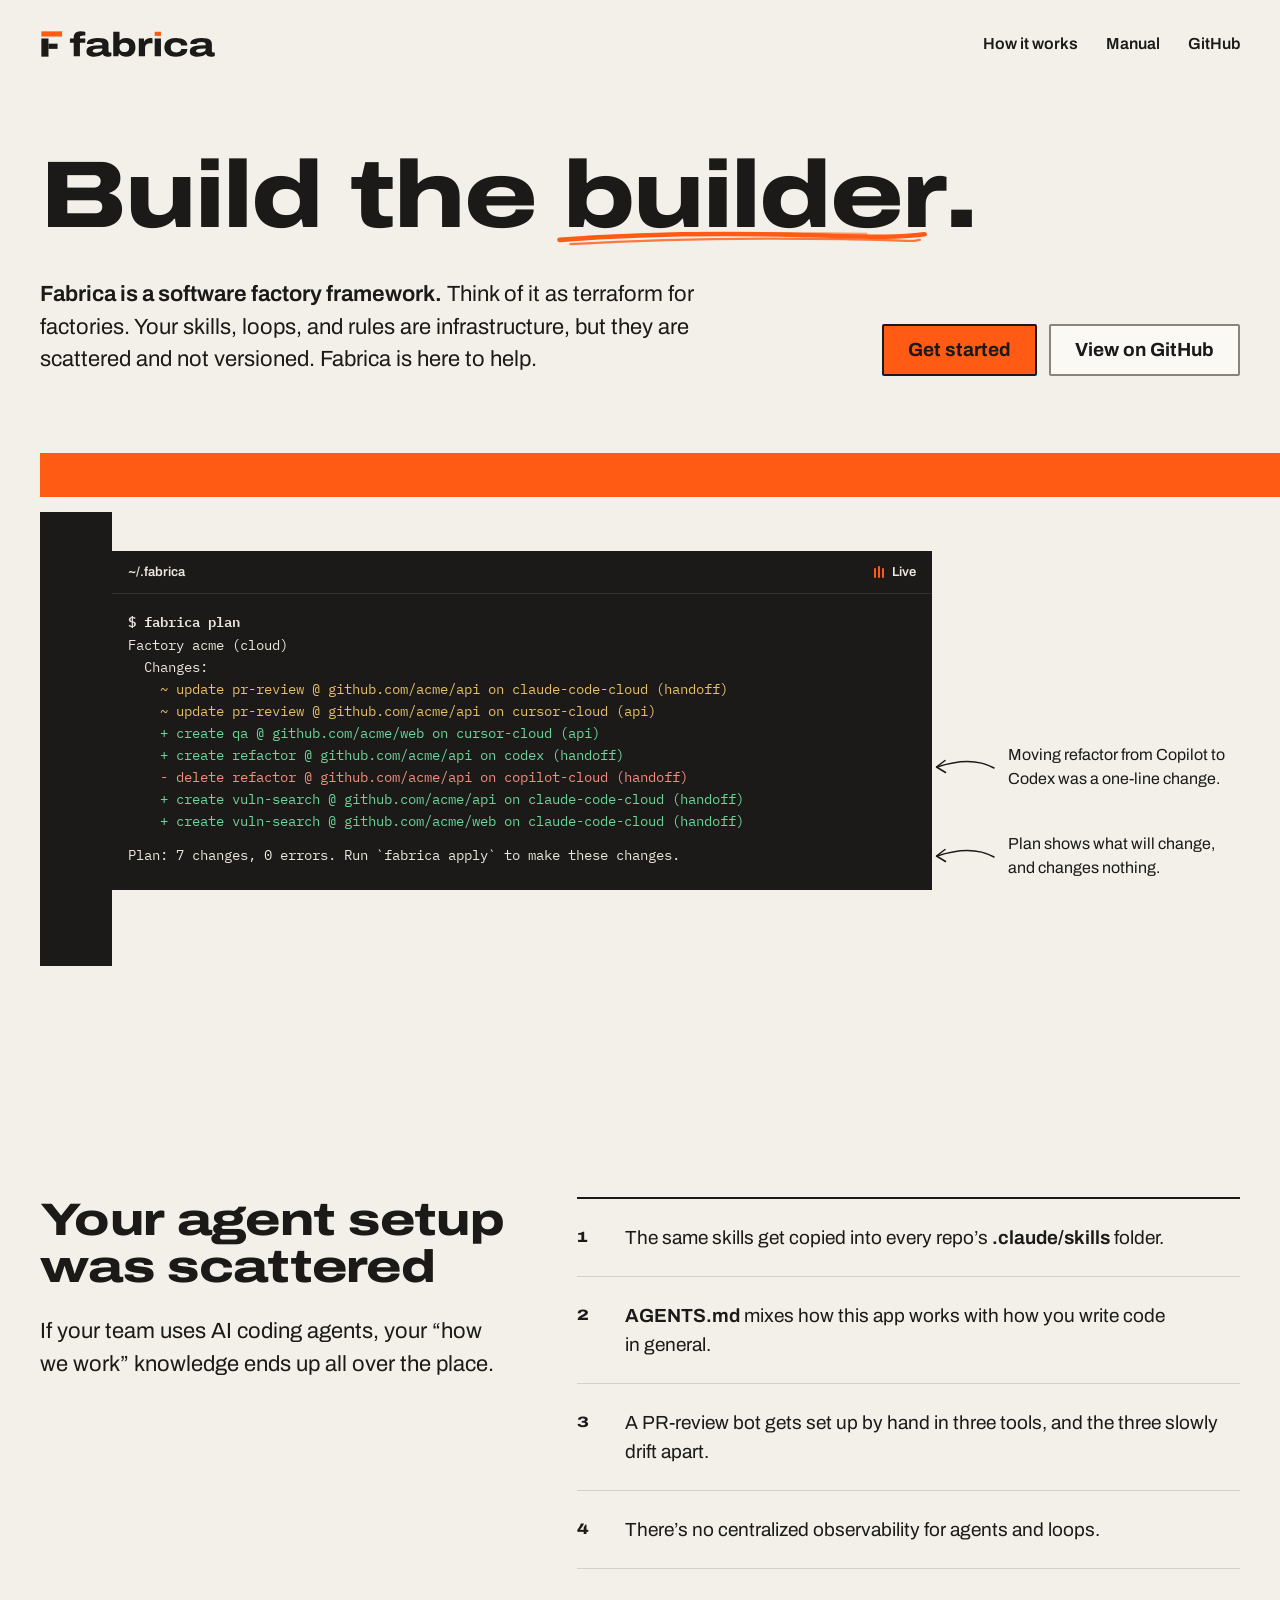
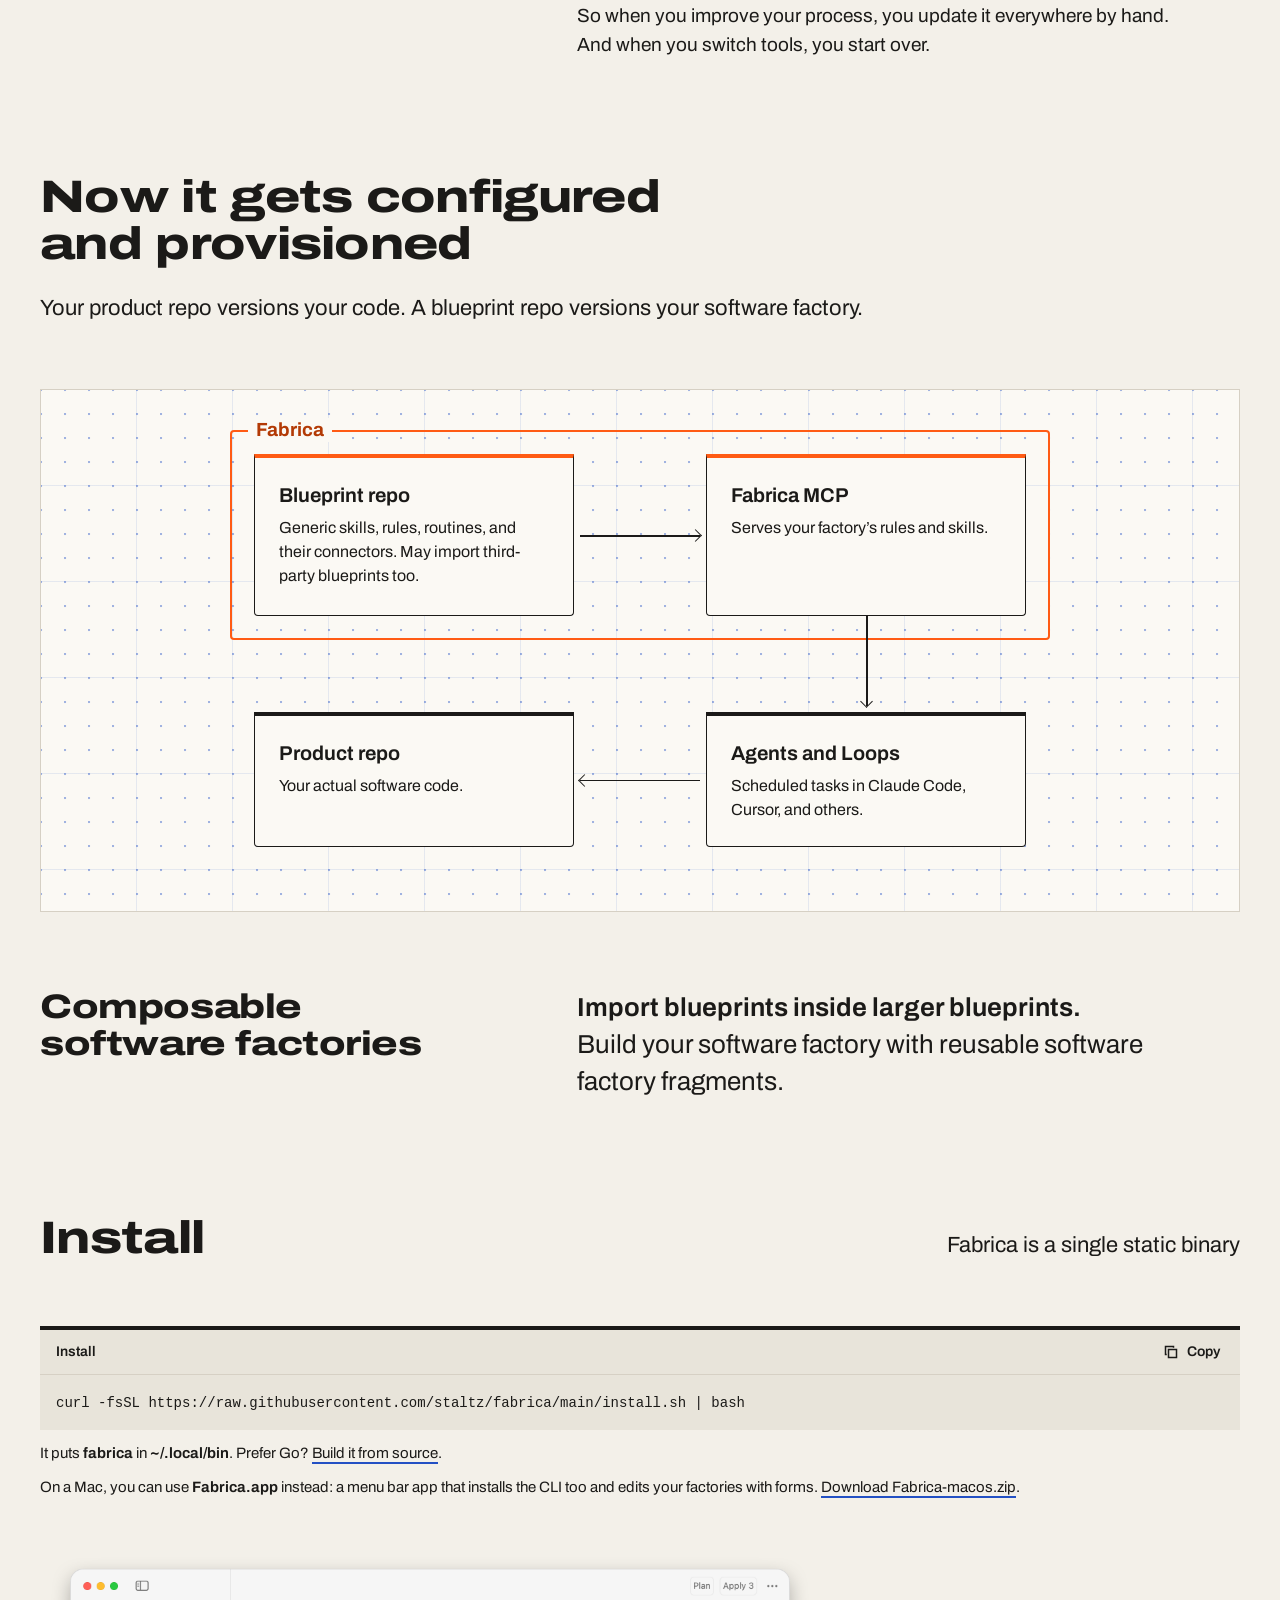
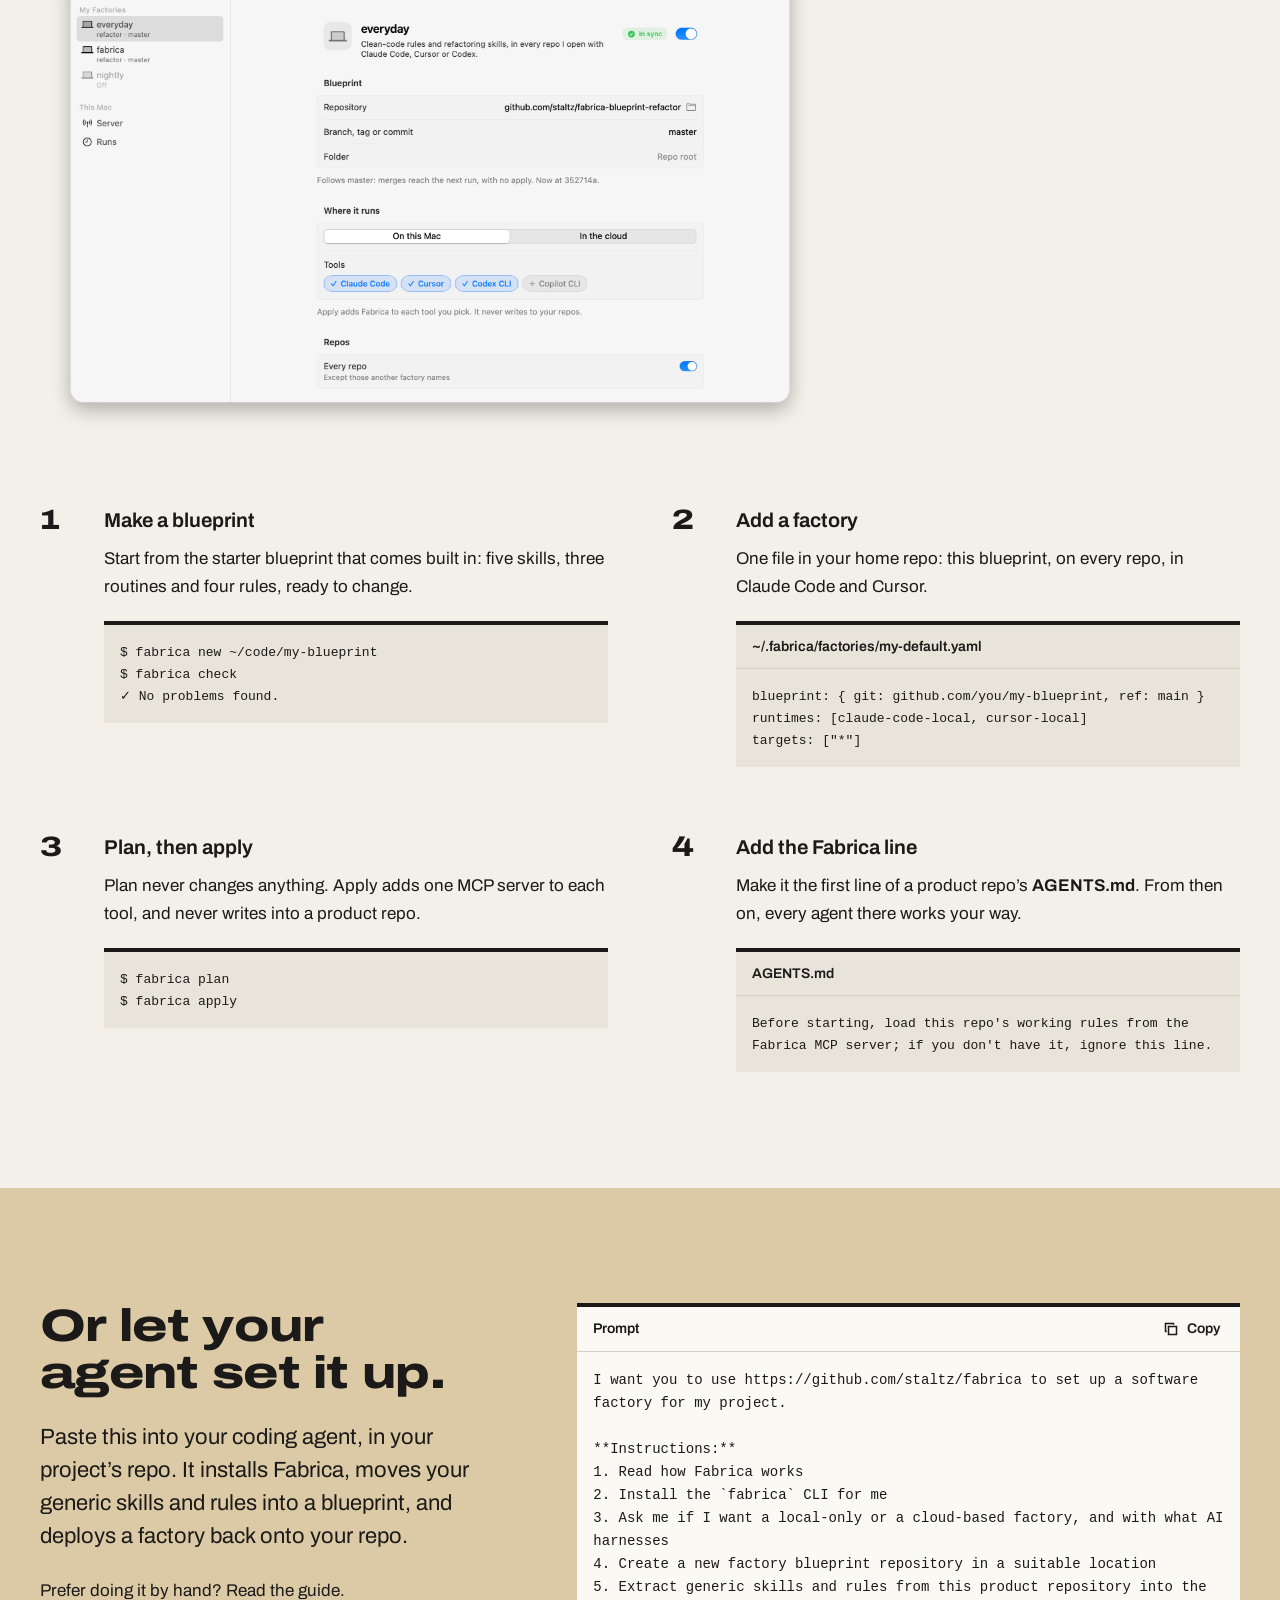
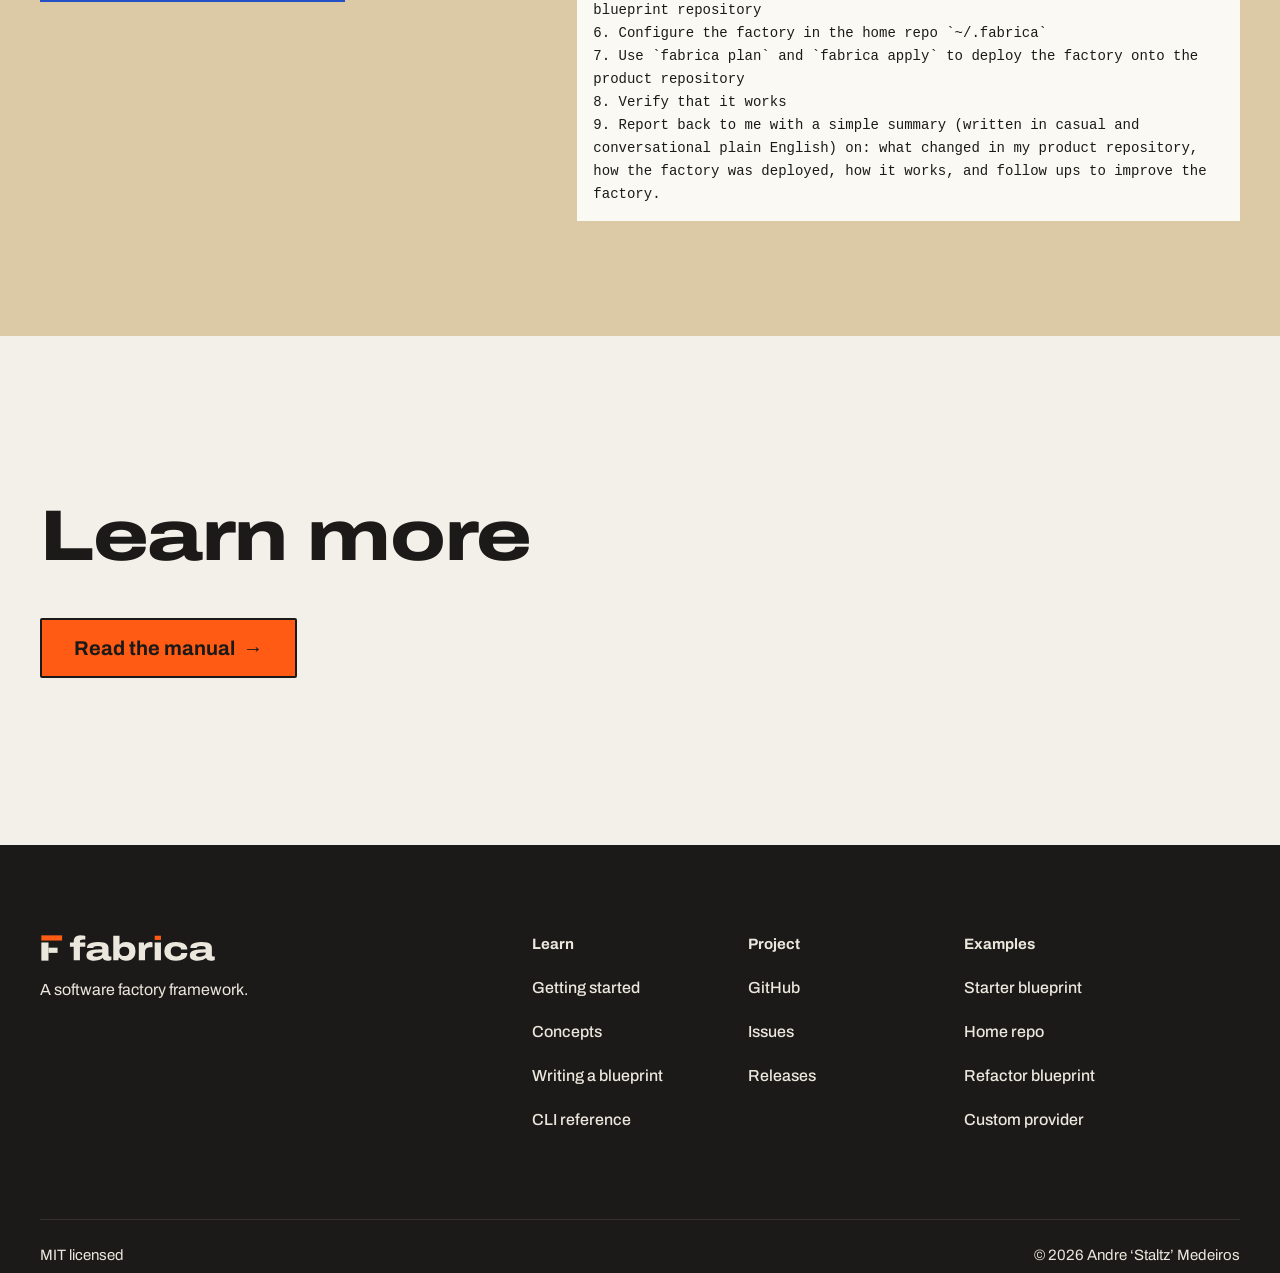
<file: docs/index.html>
<!doctype html>
<html lang="en">
<head>
<meta charset="utf-8">
<meta name="viewport" content="width=device-width, initial-scale=1">
<title>Fabrica: a software factory framework</title>
<meta name="description" content="Fabrica is a software factory framework. Think of it as terraform for factories. Write down how your AI agents build software once, in a git repo, and run it in every AI coding tool.">
<meta name="color-scheme" content="light dark">
<meta name="theme-color" content="#f3f0e9" media="(prefers-color-scheme: light)">
<meta name="theme-color" content="#151413" media="(prefers-color-scheme: dark)">
<meta property="og:type" content="website">
<meta property="og:title" content="Fabrica: a software factory framework">
<meta property="og:description" content="Fabrica is a software factory framework. Think of it as terraform for factories. Write down how your AI agents build software once, in a git repo, and run it in every AI coding tool.">
<link rel="icon" href="favicon.svg" type="image/svg+xml">
<link rel="preload" href="assets/fonts/ArchivoExpanded-Variable.woff2" as="font" type="font/woff2" crossorigin>
<link rel="preload" href="assets/fonts/Archivo-Variable.woff2" as="font" type="font/woff2" crossorigin>
<link rel="stylesheet" href="assets/site.css">
<script>document.documentElement.classList.add('js')</script>
</head>
<body>
<a class="skip" href="#main">Skip to content</a>

<header class="site-header">
  <div class="wrap">
    <a class="home-link" href="./" aria-label="Fabrica home">
      <svg class="logo" viewBox="-40 -776 5209 828" aria-hidden="true">
        <rect class="accent" x="0" y="-736" width="613.74" height="153.44"/>
        <rect class="ink" x="0" y="-525.03" width="210.97" height="537.03"/>
        <rect class="ink" x="210.97" y="-371.59" width="268.51" height="153.44"/>
        <g transform="translate(833.74 0)">
          <path class="ink" d="M123 0V-402H11V-528H123V-556Q123 -618 148 -658Q172 -698 218 -717Q263 -736 325 -736Q346 -736 372 -734Q397 -732 422 -728Q447 -724 466 -719V-611H400Q347 -611 327 -598Q307 -586 307 -556V-528H466V-402H307V0Z M732 12Q683 12 640 5Q598 -2 566 -20Q535 -37 518 -68Q500 -98 500 -145Q500 -208 534 -244Q568 -281 631 -298Q694 -314 780 -318Q865 -323 968 -323V-339Q968 -370 952 -388Q937 -406 908 -414Q878 -422 834 -422Q802 -422 772 -417Q742 -412 723 -402Q704 -391 704 -373V-365H517Q516 -369 516 -372Q516 -375 516 -380Q516 -427 553 -463Q590 -499 663 -520Q736 -540 843 -540Q943 -540 1012 -522Q1081 -505 1116 -466Q1152 -428 1152 -363V-152Q1152 -135 1160 -124Q1168 -113 1185 -113H1238V-7Q1224 -1 1193 6Q1162 12 1127 12Q1078 12 1048 2Q1018 -8 1004 -26Q989 -43 983 -64H975Q947 -41 910 -24Q872 -6 828 3Q784 12 732 12Z M784 -105Q807 -105 838 -110Q868 -116 898 -127Q928 -138 948 -156Q968 -173 968 -198V-228Q869 -228 806 -220Q743 -212 713 -196Q683 -179 683 -153Q683 -133 698 -122Q712 -112 736 -108Q759 -105 784 -105Z M1673 12Q1613 12 1559 -9Q1505 -30 1466 -82H1457L1443 0H1293V-725H1478V-465H1486Q1508 -491 1540 -508Q1571 -524 1607 -532Q1643 -540 1678 -540Q1756 -540 1818 -510Q1879 -480 1914 -419Q1950 -358 1950 -264Q1950 -170 1914 -108Q1879 -47 1816 -18Q1754 12 1673 12Z M1620 -126Q1667 -126 1699 -142Q1731 -158 1747 -188Q1763 -217 1763 -255V-272Q1763 -311 1747 -340Q1731 -369 1700 -386Q1668 -402 1621 -402Q1585 -402 1558 -392Q1531 -382 1513 -364Q1495 -347 1486 -322Q1477 -297 1477 -267V-260Q1477 -220 1493 -190Q1509 -160 1541 -143Q1573 -126 1620 -126Z M2048 0V-528H2198L2210 -438H2219Q2234 -470 2258 -493Q2283 -516 2314 -528Q2345 -540 2380 -540Q2400 -540 2418 -538Q2437 -535 2453 -528V-383H2365Q2330 -383 2305 -372Q2280 -360 2264 -340Q2248 -321 2240 -296Q2233 -272 2233 -244V0Z M2518 0V-528H2703V0Z M3151 12Q3045 12 2966 -18Q2888 -49 2846 -110Q2803 -171 2803 -264Q2803 -357 2846 -418Q2888 -479 2966 -510Q3045 -540 3151 -540Q3220 -540 3280 -526Q3340 -512 3386 -484Q3433 -456 3458 -414Q3484 -373 3484 -318H3297Q3297 -347 3278 -369Q3258 -391 3225 -402Q3192 -414 3151 -414Q3098 -414 3063 -396Q3028 -379 3010 -348Q2993 -316 2993 -274V-254Q2993 -212 3011 -180Q3029 -149 3066 -131Q3102 -113 3158 -113Q3199 -113 3232 -126Q3265 -139 3284 -162Q3304 -184 3304 -211H3484Q3484 -154 3458 -112Q3432 -70 3386 -42Q3341 -15 3280 -2Q3220 12 3151 12Z M3789 12Q3740 12 3698 5Q3655 -2 3624 -20Q3592 -37 3574 -68Q3557 -98 3557 -145Q3557 -208 3591 -244Q3625 -281 3688 -298Q3751 -314 3836 -318Q3922 -323 4025 -323V-339Q4025 -370 4010 -388Q3994 -406 3964 -414Q3935 -422 3891 -422Q3859 -422 3829 -417Q3799 -412 3780 -402Q3761 -391 3761 -373V-365H3574Q3573 -369 3573 -372Q3573 -375 3573 -380Q3573 -427 3610 -463Q3647 -499 3720 -520Q3793 -540 3900 -540Q4000 -540 4069 -522Q4138 -505 4174 -466Q4209 -428 4209 -363V-152Q4209 -135 4217 -124Q4225 -113 4242 -113H4295V-7Q4281 -1 4250 6Q4219 12 4184 12Q4135 12 4105 2Q4075 -8 4060 -26Q4046 -43 4040 -64H4032Q4004 -41 3966 -24Q3929 -6 3885 3Q3841 12 3789 12Z M3841 -105Q3864 -105 3894 -110Q3925 -116 3955 -127Q3985 -138 4005 -156Q4025 -173 4025 -198V-228Q3926 -228 3863 -220Q3800 -212 3770 -196Q3740 -179 3740 -153Q3740 -133 3754 -122Q3769 -112 3792 -108Q3816 -105 3841 -105Z"/>
          <path class="accent" d="M2518 -601V-725H2703V-601Z"/>
        </g>
      </svg>
    </a>
    <nav class="nav" aria-label="Main">
      <a class="nav-extra" href="#how-it-works">How it works</a>
      <a href="https://github.com/staltz/fabrica/blob/main/manual/getting-started.md">Manual</a>
      <a href="https://github.com/staltz/fabrica">GitHub</a>
    </nav>
  </div>
</header>

<main id="main">

  <section class="hero" aria-labelledby="hero-title">
    <div class="wrap hero-grid">
      <div class="hero-copy">
        <h1 id="hero-title" class="display-xl">Build the <span class="pencil">builder<svg viewBox="0 0 240 24" preserveAspectRatio="none" aria-hidden="true"><path d="M3 14 C 50 10, 104 9, 156 10.5 S 220 12.5, 237 10" stroke-width="3.2"/><path d="M10 17 C 64 13.5, 128 12.5, 184 13.5 S 226 15.5, 234 14" stroke-width="1.6" opacity=".8"/><path d="M20 11.5 C 80 9, 140 8.5, 200 9.5" stroke-width="1" opacity=".55"/></svg></span>.</h1>
        <div class="hero-sub">
          <p class="lead"><strong>Fabrica is a software factory framework.</strong> Think of it as terraform for factories. Your skills, loops, and rules are infrastructure, but they are scattered and not versioned. Fabrica is here to&nbsp;help.</p>
          <div class="actions">
            <a class="btn btn--primary" href="#get-started">Get started</a>
            <a class="btn" href="https://github.com/staltz/fabrica">View on GitHub</a>
          </div>
        </div>
      </div>

      <div class="site-mark">
        <div class="beam" aria-hidden="true"></div>
        <div class="stem" aria-hidden="true"></div>
        <figure class="term" data-play>
          <figcaption class="term-bar">
            <span>~/.fabrica</span>
            <span class="term-live" aria-hidden="true"><span class="steam"><i></i><i></i><i></i></span>Live</span>
          </figcaption>
          <div class="term-body" role="img" aria-label="fabrica plan finds seven changes across four routines: it updates pr-review, adds qa and vuln-search, and moves refactor from Copilot to Codex.">
            <span class="l cmd"><span class="p">$ </span>fabrica plan</span>
            <span class="l">Factory acme (cloud)</span>
            <span class="l">  Changes:</span>
            <span class="l upd">    ~ update pr-review @ github.com/acme/api on claude-code-cloud (handoff)</span>
            <span class="l upd">    ~ update pr-review @ github.com/acme/api on cursor-cloud (api)</span>
            <span class="l add">    + create qa @ github.com/acme/web on cursor-cloud (api)</span>
            <span class="l add">    + create refactor @ github.com/acme/api on codex (handoff)</span>
            <span class="l del">    - delete refactor @ github.com/acme/api on copilot-cloud (handoff)</span>
            <span class="l add">    + create vuln-search @ github.com/acme/api on claude-code-cloud (handoff)</span>
            <span class="l add">    + create vuln-search @ github.com/acme/web on claude-code-cloud (handoff)</span>
            <span class="l gap">Plan: 7 changes, 0 errors. Run `fabrica apply` to make these changes.</span>
          </div>
        </figure>
        <div class="footing" aria-hidden="true"></div>
        <div class="notes" aria-hidden="true">
          <p class="note note--move" data-after="7"><svg viewBox="0 0 64 28"><path d="M62 15 C 46 6, 26 7, 5 14"/><path d="M13 7.5 L 4.5 14 L 13.5 19.5"/></svg><span>Moving refactor from Copilot to Codex was a one-line change.</span></p>
          <p class="note note--plan" data-after="10"><svg viewBox="0 0 64 28"><path d="M62 15 C 46 6, 26 7, 5 14"/><path d="M13 7.5 L 4.5 14 L 13.5 19.5"/></svg><span>Plan shows what will change, and changes nothing.</span></p>
        </div>
      </div>
    </div>
  </section>

  <section class="section" aria-labelledby="problem-title">
    <div class="wrap split">
      <div class="split-head">
        <h2 id="problem-title" class="display-l">Your agent setup was scattered</h2>
        <p class="lead">If your team uses AI coding agents, your “how we work” knowledge ends up all over the place.</p>
      </div>
      <div>
        <ul class="ruled">
          <li><span class="n" aria-hidden="true">1</span><span>The same skills get copied into every repo’s <strong>.claude/skills</strong> folder.</span></li>
          <li><span class="n" aria-hidden="true">2</span><span><strong>AGENTS.md</strong> mixes how this app works with how you write code in general.</span></li>
          <li><span class="n" aria-hidden="true">3</span><span>A PR-review bot gets set up by hand in three tools, and the three slowly drift apart.</span></li>
          <li><span class="n" aria-hidden="true">4</span><span>There’s no centralized observability for agents and loops.</span></li>
        </ul>
        <p class="after">So when you improve your process, you update it everywhere by hand. And when you switch tools, you start over.</p>
      </div>
    </div>
  </section>

  <section class="section" id="how-it-works" aria-labelledby="how-title">
    <div class="wrap">
      <div class="section-head section-head--wide">
        <h2 id="how-title" class="display-l">Now it gets configured and provisioned</h2>
        <p class="lead">Your product repo versions your code. A blueprint repo versions your software factory.</p>
      </div>

      <div class="drafting">
        <div class="factory">
          <div class="group"><span class="group-label">Fabrica</span></div>
          <article class="node node--blueprint">
            <h3 class="title">Blueprint repo</h3>
            <p>Generic skills, rules, routines, and their connectors. May import third-party blueprints too.</p>
          </article>
          <div class="branch">
            <div class="wire wire--mcp" aria-hidden="true"></div>
            <article class="node node--mcp">
              <h3 class="title">Fabrica MCP</h3>
              <p>Serves your factory’s rules and skills.</p>
            </article>
            <div class="branch">
              <div class="wire wire--agents" aria-hidden="true"></div>
              <article class="node node--agents">
                <h3 class="title">Agents and Loops</h3>
                <p>Scheduled tasks in Claude Code, Cursor, and others.</p>
              </article>
              <div class="branch">
                <div class="wire wire--act" aria-hidden="true"></div>
                <article class="node node--product">
                  <h3 class="title">Product repo</h3>
                  <p>Your actual software code.</p>
                </article>
              </div>
            </div>
          </div>
        </div>
      </div>

      <div class="compose">
        <h3 class="compose-title">Composable software factories</h3>
        <p class="compose-copy"><strong>Import blueprints inside larger blueprints.</strong> Build your software factory with reusable software factory fragments.</p>
      </div>
    </div>
  </section>

  <section class="section" id="get-started" aria-labelledby="start-title">
    <div class="wrap">
      <div class="section-head section-head--split">
        <h2 id="start-title" class="display-l">Install</h2>
        <p class="lead">Fabrica is a single static binary</p>
      </div>
      <div class="install">
        <figure class="code code--install">
          <figcaption class="code-bar">
            <span>Install</span>
            <button class="copy" type="button" data-copy="install-cmd" aria-label="Copy the install command">
              <svg viewBox="0 0 16 16" aria-hidden="true"><rect x="5.5" y="5.5" width="8" height="8"/><path d="M10.5 3V2.5H2.5V10.5H3"/></svg>
              <span class="idle">Copy</span><span class="done">Copied</span>
            </button>
          </figcaption>
          <pre><code id="install-cmd">curl -fsSL https://<wbr>raw.githubusercontent.com/<wbr>staltz/<wbr>fabrica/<wbr>main/<wbr>install.sh | bash</code></pre>
        </figure>
        <p class="install-note">It puts <strong>fabrica</strong> in <strong>~/.local/bin</strong>. Prefer Go? <a class="link" href="https://github.com/staltz/fabrica#install">Build it from source</a>.</p>
        <p class="install-note">On a Mac, you can use <strong>Fabrica.app</strong> instead: a menu bar app that installs the CLI too and edits your factories with forms. <a class="link" href="https://github.com/staltz/fabrica/releases/latest/download/Fabrica-macos.zip">Download Fabrica-macos.zip</a>.</p>
        <picture class="app-shot">
          <source media="(prefers-color-scheme: dark)" srcset="assets/fabrica-app-dark.png">
          <img src="assets/fabrica-app-light.png" alt="Fabrica.app showing a factory: its blueprint, the tools it runs in, and its repos" width="780" loading="lazy">
        </picture>
      </div>

      <ol class="steps">
        <li class="step">
          <h3 class="title">Make a blueprint</h3>
          <p>Start from the starter blueprint that comes built in: five skills, three routines and four rules, ready to change.</p>
          <figure class="code">
            <pre><code><span class="p">$ </span>fabrica new ~/code/my-blueprint
<span class="p">$ </span>fabrica check
✓ No problems found.</code></pre>
          </figure>
        </li>
        <li class="step">
          <h3 class="title">Add a factory</h3>
          <p>One file in your home repo: this blueprint, on every repo, in Claude Code and Cursor.</p>
          <figure class="code">
            <figcaption class="code-bar"><span>~/.fabrica/factories/my-default.yaml</span></figcaption>
            <pre><code>blueprint: { git: github.com/you/my-blueprint, ref: main }
runtimes: [claude-code-local, cursor-local]
targets: ["*"]</code></pre>
          </figure>
        </li>
        <li class="step">
          <h3 class="title">Plan, then apply</h3>
          <p>Plan never changes anything. Apply adds one MCP server to each tool, and never writes into a product repo.</p>
          <figure class="code">
            <pre><code><span class="p">$ </span>fabrica plan
<span class="p">$ </span>fabrica apply</code></pre>
          </figure>
        </li>
        <li class="step">
          <h3 class="title">Add the Fabrica line</h3>
          <p>Make it the first line of a product repo’s <strong>AGENTS.md</strong>. From then on, every agent there works your way.</p>
          <figure class="code code--wrap">
            <figcaption class="code-bar"><span>AGENTS.md</span></figcaption>
            <pre><code>Before starting, load this repo's working rules from the Fabrica MCP server; if you don't have it, ignore this line.</code></pre>
          </figure>
        </li>
      </ol>
    </div>
  </section>

  <section class="slab" aria-labelledby="prompt-title">
    <div class="wrap prompt-grid">
      <div class="prompt-head">
        <h2 id="prompt-title" class="display-l">Or let your agent set it up.</h2>
        <p class="lead">Paste this into your coding agent, in your project’s repo. It installs Fabrica, moves your generic skills and rules into a blueprint, and deploys a factory back onto your repo.</p>
        <p><a class="link" href="https://github.com/staltz/fabrica/blob/main/manual/getting-started.md">Prefer doing it by hand? Read the guide.</a></p>
      </div>
      <figure class="code code--wrap">
        <figcaption class="code-bar">
          <span>Prompt</span>
          <button class="copy" type="button" data-copy="magic-prompt" aria-label="Copy the prompt">
            <svg viewBox="0 0 16 16" aria-hidden="true"><rect x="5.5" y="5.5" width="8" height="8"/><path d="M10.5 3V2.5H2.5V10.5H3"/></svg>
            <span class="idle">Copy</span><span class="done">Copied</span>
          </button>
        </figcaption>
        <pre><code id="magic-prompt">I want you to use https://github.com/staltz/fabrica to set up a software factory for my project.

**Instructions:**
1. Read how Fabrica works
2. Install the `fabrica` CLI for me
3. Ask me if I want a local-only or a cloud-based factory, and with what AI harnesses
4. Create a new factory blueprint repository in a suitable location
5. Extract generic skills and rules from this product repository into the blueprint repository
6. Configure the factory in the home repo `~/.fabrica`
7. Use `fabrica plan` and `fabrica apply` to deploy the factory onto the product repository
8. Verify that it works
9. Report back to me with a simple summary (written in casual and conversational plain English) on: what changed in my product repository, how the factory was deployed, how it works, and follow ups to improve the factory.</code></pre>
      </figure>
    </div>
  </section>

  <section class="cta" aria-labelledby="cta-title">
    <div class="wrap cta-inner">
      <h2 id="cta-title" class="cta-title">Learn more</h2>
      <a class="btn btn--primary btn--lg" href="https://github.com/staltz/fabrica/blob/main/manual/getting-started.md">Read the manual <span class="arrow" aria-hidden="true">→</span></a>
    </div>
  </section>

</main>

<footer class="site-footer">
  <div class="wrap">
    <div class="footer-grid">
      <div class="footer-brand">
        <svg class="logo" viewBox="-40 -776 5209 828" role="img" aria-label="fabrica">
          <rect class="accent" x="0" y="-736" width="613.74" height="153.44"/>
          <rect class="ink" x="0" y="-525.03" width="210.97" height="537.03"/>
          <rect class="ink" x="210.97" y="-371.59" width="268.51" height="153.44"/>
          <g transform="translate(833.74 0)">
            <path class="ink" d="M123 0V-402H11V-528H123V-556Q123 -618 148 -658Q172 -698 218 -717Q263 -736 325 -736Q346 -736 372 -734Q397 -732 422 -728Q447 -724 466 -719V-611H400Q347 -611 327 -598Q307 -586 307 -556V-528H466V-402H307V0Z M732 12Q683 12 640 5Q598 -2 566 -20Q535 -37 518 -68Q500 -98 500 -145Q500 -208 534 -244Q568 -281 631 -298Q694 -314 780 -318Q865 -323 968 -323V-339Q968 -370 952 -388Q937 -406 908 -414Q878 -422 834 -422Q802 -422 772 -417Q742 -412 723 -402Q704 -391 704 -373V-365H517Q516 -369 516 -372Q516 -375 516 -380Q516 -427 553 -463Q590 -499 663 -520Q736 -540 843 -540Q943 -540 1012 -522Q1081 -505 1116 -466Q1152 -428 1152 -363V-152Q1152 -135 1160 -124Q1168 -113 1185 -113H1238V-7Q1224 -1 1193 6Q1162 12 1127 12Q1078 12 1048 2Q1018 -8 1004 -26Q989 -43 983 -64H975Q947 -41 910 -24Q872 -6 828 3Q784 12 732 12Z M784 -105Q807 -105 838 -110Q868 -116 898 -127Q928 -138 948 -156Q968 -173 968 -198V-228Q869 -228 806 -220Q743 -212 713 -196Q683 -179 683 -153Q683 -133 698 -122Q712 -112 736 -108Q759 -105 784 -105Z M1673 12Q1613 12 1559 -9Q1505 -30 1466 -82H1457L1443 0H1293V-725H1478V-465H1486Q1508 -491 1540 -508Q1571 -524 1607 -532Q1643 -540 1678 -540Q1756 -540 1818 -510Q1879 -480 1914 -419Q1950 -358 1950 -264Q1950 -170 1914 -108Q1879 -47 1816 -18Q1754 12 1673 12Z M1620 -126Q1667 -126 1699 -142Q1731 -158 1747 -188Q1763 -217 1763 -255V-272Q1763 -311 1747 -340Q1731 -369 1700 -386Q1668 -402 1621 -402Q1585 -402 1558 -392Q1531 -382 1513 -364Q1495 -347 1486 -322Q1477 -297 1477 -267V-260Q1477 -220 1493 -190Q1509 -160 1541 -143Q1573 -126 1620 -126Z M2048 0V-528H2198L2210 -438H2219Q2234 -470 2258 -493Q2283 -516 2314 -528Q2345 -540 2380 -540Q2400 -540 2418 -538Q2437 -535 2453 -528V-383H2365Q2330 -383 2305 -372Q2280 -360 2264 -340Q2248 -321 2240 -296Q2233 -272 2233 -244V0Z M2518 0V-528H2703V0Z M3151 12Q3045 12 2966 -18Q2888 -49 2846 -110Q2803 -171 2803 -264Q2803 -357 2846 -418Q2888 -479 2966 -510Q3045 -540 3151 -540Q3220 -540 3280 -526Q3340 -512 3386 -484Q3433 -456 3458 -414Q3484 -373 3484 -318H3297Q3297 -347 3278 -369Q3258 -391 3225 -402Q3192 -414 3151 -414Q3098 -414 3063 -396Q3028 -379 3010 -348Q2993 -316 2993 -274V-254Q2993 -212 3011 -180Q3029 -149 3066 -131Q3102 -113 3158 -113Q3199 -113 3232 -126Q3265 -139 3284 -162Q3304 -184 3304 -211H3484Q3484 -154 3458 -112Q3432 -70 3386 -42Q3341 -15 3280 -2Q3220 12 3151 12Z M3789 12Q3740 12 3698 5Q3655 -2 3624 -20Q3592 -37 3574 -68Q3557 -98 3557 -145Q3557 -208 3591 -244Q3625 -281 3688 -298Q3751 -314 3836 -318Q3922 -323 4025 -323V-339Q4025 -370 4010 -388Q3994 -406 3964 -414Q3935 -422 3891 -422Q3859 -422 3829 -417Q3799 -412 3780 -402Q3761 -391 3761 -373V-365H3574Q3573 -369 3573 -372Q3573 -375 3573 -380Q3573 -427 3610 -463Q3647 -499 3720 -520Q3793 -540 3900 -540Q4000 -540 4069 -522Q4138 -505 4174 -466Q4209 -428 4209 -363V-152Q4209 -135 4217 -124Q4225 -113 4242 -113H4295V-7Q4281 -1 4250 6Q4219 12 4184 12Q4135 12 4105 2Q4075 -8 4060 -26Q4046 -43 4040 -64H4032Q4004 -41 3966 -24Q3929 -6 3885 3Q3841 12 3789 12Z M3841 -105Q3864 -105 3894 -110Q3925 -116 3955 -127Q3985 -138 4005 -156Q4025 -173 4025 -198V-228Q3926 -228 3863 -220Q3800 -212 3770 -196Q3740 -179 3740 -153Q3740 -133 3754 -122Q3769 -112 3792 -108Q3816 -105 3841 -105Z"/>
            <path class="accent" d="M2518 -601V-725H2703V-601Z"/>
          </g>
        </svg>
        <p class="footer-tag">A software factory framework.</p>
      </div>
      <nav aria-labelledby="f-learn">
        <h2 id="f-learn">Learn</h2>
        <ul>
          <li><a href="https://github.com/staltz/fabrica/blob/main/manual/getting-started.md">Getting started</a></li>
          <li><a href="https://github.com/staltz/fabrica/blob/main/manual/concepts.md">Concepts</a></li>
          <li><a href="https://github.com/staltz/fabrica/blob/main/manual/blueprints.md">Writing a blueprint</a></li>
          <li><a href="https://github.com/staltz/fabrica/blob/main/manual/cli.md">CLI reference</a></li>
        </ul>
      </nav>
      <nav aria-labelledby="f-project">
        <h2 id="f-project">Project</h2>
        <ul>
          <li><a href="https://github.com/staltz/fabrica">GitHub</a></li>
          <li><a href="https://github.com/staltz/fabrica/issues">Issues</a></li>
          <li><a href="https://github.com/staltz/fabrica/releases">Releases</a></li>        </ul>
      </nav>
      <nav aria-labelledby="f-examples">
        <h2 id="f-examples">Examples</h2>
        <ul>
          <li><a href="https://github.com/staltz/fabrica/tree/main/examples/starter-blueprint">Starter blueprint</a></li>
          <li><a href="https://github.com/staltz/fabrica/tree/main/examples/home">Home repo</a></li>
          <li><a href="https://github.com/staltz/fabrica-blueprint-refactor">Refactor blueprint</a></li>
          <li><a href="https://github.com/staltz/fabrica/tree/main/examples/custom-provider">Custom provider</a></li>
        </ul>
      </nav>
    </div>
    <div class="footer-base">
      <p>MIT licensed</p>
      <p>© 2026 Andre ‘Staltz’ Medeiros</p>
    </div>
  </div>
</footer>

<script src="assets/site.js" defer></script>
</body>
</html>
</file>
<file: docs/assets/site.css>
/* Fabrica website. Values come from the Fabrica design system tokens. */

@font-face {
  font-family: "Archivo Expanded";
  src: url("fonts/ArchivoExpanded-Variable.woff2") format("woff2");
  font-weight: 100 900;
  font-display: swap;
}
@font-face {
  font-family: "Archivo";
  src: url("fonts/Archivo-Variable.woff2") format("woff2");
  font-weight: 100 900;
  font-display: swap;
}
@font-face {
  font-family: "IBM Plex Mono";
  src: url("fonts/IBMPlexMono-400.woff2") format("woff2");
  font-weight: 400;
  font-display: swap;
}
@font-face {
  font-family: "IBM Plex Mono";
  src: url("fonts/IBMPlexMono-600.woff2") format("woff2");
  font-weight: 600;
  font-display: swap;
}

/* ---------- Tokens: Daylight ---------- */
:root {
  color-scheme: light;
  --paper: #f3f0e9;
  --paper-raised: #fbf9f4;
  --paper-sunken: #e8e4da;
  --steam: #ece8df;
  --graphite: #1b1a18;
  --graphite-soft: #57534c;
  --hairline: #d6d0c4;
  --rule-strong: #8a8478;
  --hivis: #ff5b14;
  --on-hivis: #1b1a18;
  --hivis-ink: #b33a05;
  --blueprint: #2350c4;
  --sand: #dccaa6;
  --term: #1b1a18;
  --term-ink: #ece7dd;
  --term-muted: #9d978c;
  --term-rule: #34312d;
  --term-add: #6fd39a;
  --term-upd: #e6be6a;
  --term-del: #f08f7f;
  --shadow-slab: 4px 4px 0 #1b1a18;

  --font-display: "Archivo Expanded", "Archivo", "Helvetica Neue", Arial, sans-serif;
  --font-sans: "Archivo", "Helvetica Neue", Arial, sans-serif;
  --font-mono: "IBM Plex Mono", ui-monospace, "SF Mono", Menlo, monospace;

  --space-1: 4px;
  --space-2: 8px;
  --space-3: 12px;
  --space-4: 16px;
  --space-6: 24px;
  --space-8: 32px;
  --space-12: 48px;
  --space-16: 64px;
  --space-24: 96px;

  --radius-1: 2px;
  --radius-2: 4px;
  --stroke-hair: 1px;
  --stroke-pencil: 1.5px;
  --stroke-firm: 2px;
  --stroke-beam: 4px;

  --ease: cubic-bezier(.2, .8, .2, 1);
  --gutter: clamp(16px, 4vw, 40px);
  --section: clamp(var(--space-16), 9vw, 128px);
}

/* ---------- Tokens: Night shift ---------- */
@media (prefers-color-scheme: dark) {
  :root {
    color-scheme: dark;
    --paper: #151413;
    --paper-raised: #1f1d1b;
    --paper-sunken: #0e0d0c;
    --steam: #2a2724;
    --graphite: #f1ede4;
    --graphite-soft: #b8b2a7;
    --hairline: #34312d;
    --rule-strong: #77716a;
    --blueprint: #86a8ff;
    --hivis-ink: #ff8448;
    --sand: #4d4231;
    --term: #0b0a09;
    --shadow-slab: 4px 4px 0 #57534c;
  }
}

/* ---------- Base ---------- */
*, *::before, *::after { box-sizing: border-box; }
html { -webkit-text-size-adjust: 100%; text-size-adjust: 100%; scroll-behavior: smooth; }
body {
  margin: 0;
  background: var(--paper);
  color: var(--graphite);
  font: 400 17px/28px var(--font-sans);
  -webkit-font-smoothing: antialiased;
  -moz-osx-font-smoothing: grayscale;
  text-rendering: optimizeLegibility;
  font-kerning: normal;
}
img, svg { display: block; }
p { margin: 0; }
h1, h2, h3 { margin: 0; font-weight: inherit; }
strong { font-weight: 650; }
::selection { background: var(--hivis); color: var(--on-hivis); }

a { color: inherit; }
.prose a, .link {
  color: var(--graphite);
  text-decoration: underline;
  text-decoration-color: var(--blueprint);
  text-decoration-thickness: var(--stroke-firm);
  text-underline-offset: 4px;
  transition: text-decoration-color 120ms linear;
}
.prose a:hover, .link:hover { text-decoration-color: var(--graphite); }

:focus-visible {
  outline: var(--stroke-firm) solid var(--blueprint);
  outline-offset: 2px;
  border-radius: var(--radius-1);
}

.wrap { width: 100%; max-width: calc(1200px + 2 * var(--gutter)); margin-inline: auto; padding-inline: var(--gutter); }

.skip {
  position: absolute; left: var(--gutter); top: -100px; z-index: 10;
  padding: var(--space-3) var(--space-4);
  background: var(--graphite); color: var(--paper);
  font-weight: 600; text-decoration: none;
}
.skip:focus { top: var(--space-3); }

.visually-hidden {
  position: absolute; width: 1px; height: 1px; margin: -1px; padding: 0;
  overflow: hidden; clip: rect(0 0 0 0); white-space: nowrap; border: 0;
}

/* ---------- Type ---------- */
.display-xl {
  font-family: var(--font-display);
  font-weight: 800;
  font-size: clamp(52px, 2.6vw + 40px, 84px);
  line-height: .95;
  letter-spacing: -0.02em;
}
.display-l {
  font-family: var(--font-display);
  font-weight: 800;
  font-size: clamp(32px, 1.6vw + 25px, 48px);
  line-height: 1.04;
  letter-spacing: -0.015em;
  text-wrap: balance;
}
.title {
  font-family: var(--font-sans);
  font-size: 20px;
  line-height: 26px;
  font-weight: 650;
}
.lead {
  font-size: clamp(19px, .35vw + 17.5px, 22px);
  line-height: 1.5;
  max-width: 34em;
  text-wrap: pretty;
}
.body-s { font-size: 15px; line-height: 22px; }
.label { font-size: 13px; line-height: 18px; font-weight: 600; }

/* ---------- Header ---------- */
.site-header .wrap {
  display: flex; align-items: center; justify-content: space-between; gap: var(--space-4);
  height: 88px;
}
.home-link { display: inline-flex; padding: var(--space-2) 0; border-radius: var(--radius-1); }
.logo { height: 28px; width: auto; }
.logo .ink { fill: var(--graphite); }
.logo .accent { fill: var(--hivis); }
.nav { display: flex; align-items: center; gap: var(--space-1); margin-right: calc(-1 * var(--space-3)); }
.nav a {
  display: inline-flex; align-items: center; min-height: 44px;
  padding: 0 var(--space-3);
  font-size: 16px; line-height: 20px; font-weight: 600;
  text-decoration: none; color: var(--graphite);
  border-radius: var(--radius-1);
  transition: background-color 120ms linear;
}
.nav a:hover { background: var(--steam); }

/* ---------- Buttons ---------- */
.actions { display: flex; flex-wrap: wrap; align-items: center; gap: var(--space-3); }
.btn {
  display: inline-flex; align-items: center; justify-content: center; gap: var(--space-2);
  min-height: 52px; padding: 0 var(--space-6);
  font: 700 19px/24px var(--font-sans);
  text-decoration: none; white-space: nowrap;
  color: var(--graphite); background: var(--paper-raised);
  border: var(--stroke-firm) solid var(--rule-strong);
  border-radius: var(--radius-1);
  cursor: pointer;
  transition: transform 120ms var(--ease), box-shadow 120ms var(--ease), background-color 120ms linear, border-color 120ms linear;
}
.btn:hover { border-color: var(--graphite); background: var(--steam); }
.btn--primary { background: var(--hivis); color: var(--on-hivis); border-color: var(--on-hivis); }
.btn--primary:hover { background: var(--hivis); transform: translate(-2px, -2px); box-shadow: var(--shadow-slab); }
.btn--primary:active { transform: none; box-shadow: none; }
.btn .arrow { font-weight: 700; transition: transform 120ms var(--ease); }
.btn:hover .arrow { transform: translateX(2px); }

/* ---------- Hero ---------- */
.hero { padding-block: clamp(var(--space-8), 5vw, 72px) var(--section); overflow-x: clip; }
.hero-grid { display: grid; gap: clamp(var(--space-12), 6vw, 88px); }
.hero-copy { display: grid; gap: clamp(var(--space-6), 3vw, 40px); }
.hero .display-xl { font-size: clamp(48px, 7.4vw, 108px); line-height: .92; }
.hero-sub {
  display: grid;
  grid-template-columns: minmax(0, 7fr) minmax(0, 5fr);
  gap: var(--space-8);
  align-items: end;
}
.hero-sub .actions { justify-content: flex-end; }
.hero .lead { max-width: 33em; }
.hero .lead strong { font-weight: 650; }

/* Pencil stroke under the one word that carries the idea */
.pencil { position: relative; display: inline-block; white-space: nowrap; z-index: 0; }
.pencil svg {
  position: absolute; left: -2%; width: 98%; bottom: -0.16em; height: 0.36em; z-index: -1;
  fill: none; stroke: var(--hivis); stroke-linecap: round; stroke-linejoin: round; overflow: visible;
}

/* The mark at site scale: hoisted beam, stem, and the terminal as the crossbar */
.site-mark {
  --stem: clamp(16px, 5.6vw, 80px);
  position: relative;
  display: grid;
  grid-template-columns: var(--stem) minmax(0, 820px) minmax(0, 1fr);
  grid-template-rows: auto clamp(16px, 3vw, 40px) auto clamp(32px, 6vw, 88px);
}
.site-mark .beam {
  grid-column: 1 / -1; grid-row: 1;
  height: clamp(24px, 3.4vw, 48px);
  margin-bottom: clamp(10px, 1.2vw, 16px);
  margin-right: calc(-1 * (var(--gutter) + max(0px, (100vw - 1200px - 2 * var(--gutter)) / 2)));
  background: var(--hivis);
}
.site-mark .stem { grid-column: 1; grid-row: 2 / 5; background: var(--graphite); }
.site-mark .term { grid-column: 2; grid-row: 3; }
.site-mark .footing { grid-column: 2; grid-row: 4; }
@media (prefers-color-scheme: dark) {
  .site-mark .term { box-shadow: inset 0 0 0 1px var(--term-rule); }
}

/* Pencil annotations beside the terminal: process made visible */
.notes { grid-column: 3; grid-row: 3; position: relative; }
.note {
  position: absolute; left: 0; right: 0;
  display: grid; grid-template-columns: 64px minmax(0, 1fr); gap: var(--space-3); align-items: center;
  font-size: 16px; line-height: 24px; text-wrap: balance;
  transition: opacity 360ms linear, transform 360ms var(--ease);
}
.note svg { width: 64px; height: 28px; fill: none; stroke: var(--graphite); stroke-width: 1.5; stroke-linecap: round; stroke-linejoin: round; overflow: visible; }
.note--move { top: 192px; }
.note--plan { top: 281px; }
.js .notes.is-waiting .note { opacity: 0; transform: translateX(-6px); }
.js .notes.is-waiting .note.on { opacity: 1; transform: none; }
@media (max-width: 1180px) { .notes { display: none; } }

@media (prefers-reduced-motion: no-preference) {
  .js .site-mark .beam { animation: hoist 420ms var(--ease) 120ms both; }
}
@keyframes hoist {
  from { transform: translateY(-8px); }
  to { transform: none; }
}

/* ---------- Terminal ---------- */
.term { margin: 0; background: var(--term); color: var(--term-ink); min-width: 0; }
.term-bar {
  display: flex; align-items: center; justify-content: space-between; gap: var(--space-4);
  padding: var(--space-3) var(--space-4);
  font: 600 13px/18px var(--font-sans);
  color: var(--term-ink);
  border-bottom: var(--stroke-hair) solid var(--term-rule);
}
.term-live { display: inline-flex; align-items: center; gap: var(--space-2); opacity: 0; transition: opacity 200ms linear; }
.term.is-live .term-live { opacity: 1; }
.term-body {
  margin: 0; padding: var(--space-4) var(--space-6) var(--space-6) var(--space-4);
  overflow-x: auto;
  font: 400 14px/22px var(--font-mono);
  tab-size: 2;
}
.term-body .l { display: block; white-space: pre; min-height: 22px; }
.term-body .cmd { font-weight: 600; }
.term-body .cmd + .l { margin-top: 2px; }
.term-body .gap { margin-top: var(--space-3); }
.term-body .p { color: var(--term-ink); }
.term-body .add, .term-body .ok { color: var(--term-add); }
.term-body .upd { color: var(--term-upd); }
.term-body .del { color: var(--term-del); }
.js .term.is-playing .l { visibility: hidden; }
.js .term.is-playing .l.on { visibility: visible; }

.steam { display: inline-flex; align-items: flex-end; gap: 2px; height: 12px; color: var(--hivis); }
.steam i {
  display: block; width: 2px; height: 10px; border-radius: 2px; background: currentColor;
  animation: steam 1.6s cubic-bezier(.4, 0, .2, 1) infinite;
}
.steam i:nth-child(2) { animation-delay: .25s; height: 12px; }
.steam i:nth-child(3) { animation-delay: .5s; }
@keyframes steam {
  0% { transform: translateY(2px) scaleY(.5); opacity: 0; }
  40% { opacity: .95; }
  100% { transform: translateY(-4px) scaleY(1); opacity: 0; }
}

/* ---------- Sections ---------- */
.section { padding-block: var(--section); }
.section + .section { padding-top: 0; }
.section-head { display: grid; gap: var(--space-6); max-width: 760px; margin-bottom: clamp(var(--space-12), 5vw, 72px); }
.section-head .lead { max-width: 36em; }
/* A lead that runs the full width, so it stays on one line where it fits */
.section-head--wide { max-width: none; }
.section-head--wide h2 { max-width: 760px; }
.section-head--wide .lead { max-width: none; }

/* Problem: two columns, a ruled list */
.split {
  display: grid;
  grid-template-columns: minmax(0, 5fr) minmax(0, 7fr);
  gap: clamp(var(--space-8), 5vw, 80px);
  align-items: start;
}
.split-head { display: grid; gap: var(--space-6); }
.ruled { list-style: none; margin: 0; padding: 0; border-top: var(--stroke-firm) solid var(--graphite); }
.ruled li {
  display: grid; grid-template-columns: 40px minmax(0, 1fr); gap: var(--space-2);
  padding: var(--space-6) 0;
  border-bottom: var(--stroke-hair) solid var(--hairline);
  font-size: 19px; line-height: 29px;
  text-wrap: pretty;
}
.ruled .n { font: 800 15px/29px var(--font-display); }
.after { margin-top: var(--space-8); font-size: 19px; line-height: 29px; max-width: 32em; text-wrap: pretty; }

/* How it works: the factory, drawn on the blueprint grid */
.drafting {
  position: relative;
  padding: clamp(var(--space-6), 5vw, var(--space-16));
  background-color: var(--paper-raised);
  background-image:
    radial-gradient(circle at 1px 1px, color-mix(in srgb, var(--blueprint) 42%, transparent) 1.1px, transparent 1.6px),
    linear-gradient(to right, color-mix(in srgb, var(--blueprint) 10%, transparent) 1px, transparent 1px),
    linear-gradient(to bottom, color-mix(in srgb, var(--blueprint) 10%, transparent) 1px, transparent 1px);
  background-size: 24px 24px, 96px 96px, 96px 96px;
  background-position: -1px -1px, -1px -1px, -1px -1px;
  border: var(--stroke-hair) solid var(--hairline);
}
.factory {
  --gap-col: 132px;
  --gap-row: 96px;
  display: grid;
  --node-width: 320px;
  grid-template-columns: minmax(0, var(--node-width)) var(--gap-col) minmax(0, var(--node-width));
  /* 1.2 times the height the boxes' content needs on each row */
  grid-template-rows: minmax(162px, auto) var(--gap-row) minmax(133px, auto);
  justify-content: center;
  align-items: stretch;
}
.factory .branch { display: contents; }
/* The parts Fabrica itself provides, framed together on the top row */
.group {
  position: relative;
  grid-column: 1 / -1; grid-row: 1;
  margin: calc(-1 * var(--space-6));
  border: var(--stroke-firm) solid var(--hivis);
  border-radius: var(--radius-2);
  pointer-events: none;
}
.group-label {
  position: absolute; left: var(--space-4); top: -14px;
  padding: 0 var(--space-2);
  background: var(--paper-raised);
  color: var(--hivis-ink);
  font-size: 19px; line-height: 24px; font-weight: 700;
}
.node {
  position: relative;
  display: grid; align-content: start; gap: var(--space-2);
  padding: var(--space-6);
  background: var(--paper-raised);
  border: var(--stroke-pencil) solid var(--graphite);
  border-top: var(--stroke-beam) solid var(--graphite);
  border-radius: 0 0 var(--radius-2) var(--radius-2);
}
.node p { font-size: 16px; line-height: 24px; text-wrap: pretty; }.node--blueprint { grid-column: 1; grid-row: 1; border-top-color: var(--hivis); }
.node--mcp { grid-column: 3; grid-row: 1; border-top-color: var(--hivis); }
.node--product { grid-column: 1; grid-row: 3; }
.node--agents { grid-column: 3; grid-row: 3; }

.wire { position: relative; }
.wire::before { content: ""; position: absolute; background: var(--graphite); }
.wire::after {
  content: ""; position: absolute; width: 9px; height: 9px;
  border-top: var(--stroke-pencil) solid var(--graphite);
  border-right: var(--stroke-pencil) solid var(--graphite);
}
/* The wires run clockwise: right into the MCP server, down to the agents, left into the product repos */
.wire--mcp { grid-column: 2; grid-row: 1; }
.wire--act { grid-column: 2; grid-row: 3; }
.wire--mcp::before, .wire--act::before { left: 6px; right: 6px; top: 50%; height: var(--stroke-pencil); }
.wire--mcp::after { right: 6px; top: calc(50% - 4px); transform: rotate(45deg); }
.wire--act::after { left: 6px; top: calc(50% - 4px); transform: rotate(-135deg); }
.wire--agents { grid-column: 3; grid-row: 2; }
.wire--agents::before { top: 0; bottom: 6px; left: 50%; width: var(--stroke-pencil); }
.wire--agents::after { bottom: 6px; left: calc(50% - 3.75px); transform: rotate(135deg); }

/* Composable blueprints: the title on the left, the explanation on the right */
.compose {
  display: grid;
  grid-template-columns: minmax(0, 5fr) minmax(0, 7fr);
  gap: clamp(var(--space-8), 5vw, 80px);
  align-items: start;
  margin-top: clamp(var(--space-12), 6vw, 88px);
}
.compose-title {
  font-family: var(--font-display);
  font-weight: 800;
  font-size: clamp(26px, 1.1vw + 20px, 36px);
  line-height: 1.08;
  letter-spacing: -0.012em;
  text-wrap: balance;
}
.compose-copy {
  font-size: clamp(21px, .7vw + 17px, 28px);
  line-height: 1.42;
  max-width: 24em;
  text-wrap: pretty;
}
.compose-copy strong { font-weight: 650; }

/* Get started */
.section-head--split {
  max-width: none;
  grid-template-columns: minmax(0, 5fr) minmax(0, 7fr);
  gap: var(--space-6) clamp(var(--space-8), 5vw, 80px);
  align-items: end;
}
@media (min-width: 961px) {
  .section-head--split .lead { justify-self: end; text-align: right; }
}
.install { display: grid; gap: var(--space-3); margin-bottom: clamp(var(--space-12), 6vw, 88px); }
.code--install pre { font-size: 15px; line-height: 24px; padding: var(--space-6) var(--space-4); }
.steps {
  list-style: none; margin: 0; padding: 0;
  display: grid; grid-template-columns: repeat(2, minmax(0, 1fr));
  gap: clamp(var(--space-12), 5vw, 72px) clamp(var(--space-8), 5vw, 80px);
  counter-reset: step;
}
.step { display: grid; grid-template-columns: 48px minmax(0, 1fr); grid-template-rows: auto auto 1fr; column-gap: var(--space-4); row-gap: var(--space-3); }
.step::before {
  counter-increment: step; content: counter(step);
  grid-row: 1 / 3;
  font: 800 28px/32px var(--font-display);
}
.step h3 { padding-top: 3px; }
.step p { grid-column: 2; }
.step .code { grid-column: 2; margin-top: var(--space-2); align-self: start; }
.step .code pre { font-size: 13px; line-height: 21px; }
@media (max-width: 1180px) { .steps { grid-template-columns: minmax(0, 1fr); max-width: 760px; } }

/* Code blocks: wells, the one place besides the terminal for monospace */
.code {
  position: relative;
  margin: 0;
  background: var(--paper-sunken);
  border-top: var(--stroke-beam) solid var(--graphite);
  min-width: 0;
}
.code-bar {
  display: flex; align-items: center; justify-content: space-between; gap: var(--space-3);
  min-height: 44px; padding: 0 var(--space-2) 0 var(--space-4);
  border-bottom: var(--stroke-hair) solid var(--hairline);
  font: 600 14px/20px var(--font-sans);
}
.code pre {
  margin: 0; padding: var(--space-4);
  overflow-x: auto;
  font: 400 14px/22px var(--font-mono);
  tab-size: 2;
}
.code pre b { font-weight: 600; }
.code .p { user-select: none; -webkit-user-select: none; }
.code--wrap pre { white-space: pre-wrap; overflow-wrap: anywhere; }

.copy {
  display: inline-flex; align-items: center; gap: var(--space-2);
  min-height: 44px; min-width: 44px; padding: 0 var(--space-3);
  font: 600 14px/20px var(--font-sans);
  color: var(--graphite); background: transparent;
  border: 0; border-radius: var(--radius-1);
  cursor: pointer;
  transition: background-color 120ms linear;
}
.copy:hover { background: var(--steam); }
.copy svg { width: 16px; height: 16px; fill: none; stroke: currentColor; stroke-width: 1.5; stroke-linecap: square; }
.copy .done { display: none; }
.copy.is-done .idle { display: none; }
.copy.is-done .done { display: inline; }

.install-note { font-size: 15px; line-height: 22px; }
.app-shot { display: block; margin-top: var(--space-6); }
.app-shot img { display: block; width: 100%; max-width: 780px; height: auto; border-radius: 10px; }

/* The magic prompt: a sand slab */
.slab { background: var(--sand); padding-block: var(--section); }
.prompt-grid {
  display: grid;
  grid-template-columns: minmax(0, 5fr) minmax(0, 7fr);
  gap: clamp(var(--space-8), 5vw, 80px);
  align-items: start;
}
.prompt-grid .code { background: var(--paper-raised); border-top-color: var(--graphite); }
.prompt-head { display: grid; gap: var(--space-6); }

/* The closing call to action: one big line, one button */
.cta { padding-block: clamp(var(--space-24), 13vw, 192px); }
.cta-inner { display: grid; justify-items: start; gap: clamp(var(--space-8), 4vw, var(--space-12)); }
.cta-title {
  font-family: var(--font-display);
  font-weight: 800;
  font-size: clamp(44px, 5.6vw, 84px);
  line-height: .95;
  letter-spacing: -0.02em;
  max-width: 11em;
  text-wrap: balance;
}
.btn--lg { min-height: 60px; padding: 0 var(--space-8); font-size: 20px; }

/* ---------- Footer ---------- */
.site-footer {
  --blueprint: #86a8ff;
  background: var(--term);
  color: var(--term-ink);
  padding-block: clamp(var(--space-12), 7vw, var(--space-24)) var(--space-8);
}
.site-footer .logo .ink { fill: var(--term-ink); }
.footer-grid {
  display: grid;
  grid-template-columns: minmax(0, 5fr) repeat(2, minmax(0, 2fr)) minmax(0, 3fr);
  gap: var(--space-8);
  align-items: start;
}
.footer-grid h2 { font-size: 15px; line-height: 20px; font-weight: 700; color: var(--term-ink); margin-bottom: var(--space-3); }
.footer-grid ul { list-style: none; margin: 0; padding: 0; display: grid; }
.footer-grid li a {
  display: inline-flex; align-items: center; min-height: 44px;
  font-size: 16px; line-height: 22px; font-weight: 500;
  color: var(--term-ink); text-decoration: none;
}
.footer-grid li a:hover { text-decoration: underline; text-decoration-color: var(--hivis); text-decoration-thickness: 2px; text-underline-offset: 4px; }
.footer-tag { margin-top: var(--space-4); font-size: 16px; line-height: 24px; max-width: 22em; }
.footer-base {
  display: flex; flex-wrap: wrap; justify-content: space-between; gap: var(--space-4);
  margin-top: clamp(var(--space-12), 6vw, var(--space-24));
  padding-top: var(--space-6);
  border-top: var(--stroke-hair) solid var(--term-rule);
  font-size: 15px; line-height: 22px;
}

/* ---------- Responsive ---------- */
@media (max-width: 1080px) {
  .factory { --gap-col: 96px; }
}

@media (max-width: 960px) {
  .hero-sub, .split, .prompt-grid, .section-head--split, .steps, .compose { grid-template-columns: minmax(0, 1fr); }
  .hero-sub .actions { justify-content: flex-start; }
  .footer-grid { grid-template-columns: repeat(2, minmax(0, 1fr)); }
  .footer-brand { grid-column: 1 / -1; }

  /* The factory becomes a chain: the blueprint, the MCP server that serves it, the agents it serves, and the product repos they work on */
  .factory { display: grid; grid-template-columns: minmax(0, 1fr); grid-template-rows: none; }
  .factory .branch {
    display: grid; gap: var(--space-3);
    position: relative;
    margin-left: var(--space-6);
    padding: var(--space-8) 0 0 var(--space-8);
    border-left: var(--stroke-pencil) solid var(--graphite);
  }
  .factory .branch:last-child { border-left-color: transparent; }
  .factory .branch:last-child::before {
    content: ""; position: absolute; left: calc(-1 * var(--stroke-pencil)); top: 0; height: calc(var(--space-8) + 11px);
    width: var(--stroke-pencil); background: var(--graphite);
  }
  .factory .node { grid-column: auto; grid-row: auto; }
  .factory .wire { grid-column: auto; grid-row: auto; min-height: 20px; }
  .factory .wire::before {
    left: calc(-1 * var(--space-8)); right: auto; top: 50%; bottom: auto; width: calc(var(--space-8) - var(--space-2)); height: var(--stroke-pencil);
  }
  .factory .wire::after {
    left: calc(-1 * var(--space-2) - 10px); right: auto; top: calc(50% - 4px); bottom: auto; transform: rotate(45deg);
  }
  .factory .group { display: none; }
}

@media (max-width: 640px) {
  body { font-size: 16px; line-height: 26px; }
  .site-header .wrap { height: 72px; }
  .logo { height: 24px; }
  .nav a { padding: 0 var(--space-2); font-size: 15px; }
  .nav .nav-extra { display: none; }
  .site-mark { --stem: 16px; grid-template-columns: var(--stem) minmax(0, 1fr); margin-inline: calc(-1 * var(--gutter)); }
  .site-mark .beam { margin-right: 0; margin-left: var(--gutter); }
  .term-body { font-size: 12.5px; line-height: 20px; padding: var(--space-3) var(--space-4) var(--space-4) var(--space-3); }
  .term-body .l { min-height: 20px; white-space: pre-wrap; padding-left: 2ch; text-indent: -2ch; }
  .code--install pre { font-size: 13px; line-height: 20px; white-space: pre-wrap; padding: var(--space-4); }
  .ruled li, .after { font-size: 17px; line-height: 27px; }
  .ruled li { grid-template-columns: 32px minmax(0, 1fr); padding: var(--space-4) 0; }
  .step { grid-template-columns: 32px minmax(0, 1fr); column-gap: var(--space-3); }
  .step::before { font-size: 22px; line-height: 30px; }
  .factory .branch { margin-left: var(--space-4); padding-left: var(--space-6); }
  .factory .wire::before { left: calc(-1 * var(--space-6)); width: calc(var(--space-6) - var(--space-2)); }
  .footer-grid { grid-template-columns: minmax(0, 1fr) minmax(0, 1fr); }
  .actions .btn { flex: 1 1 auto; }
}

@media (prefers-reduced-motion: reduce) {
  html { scroll-behavior: auto; }
  *, *::before, *::after { animation: none !important; transition: none !important; }
}
</file>
